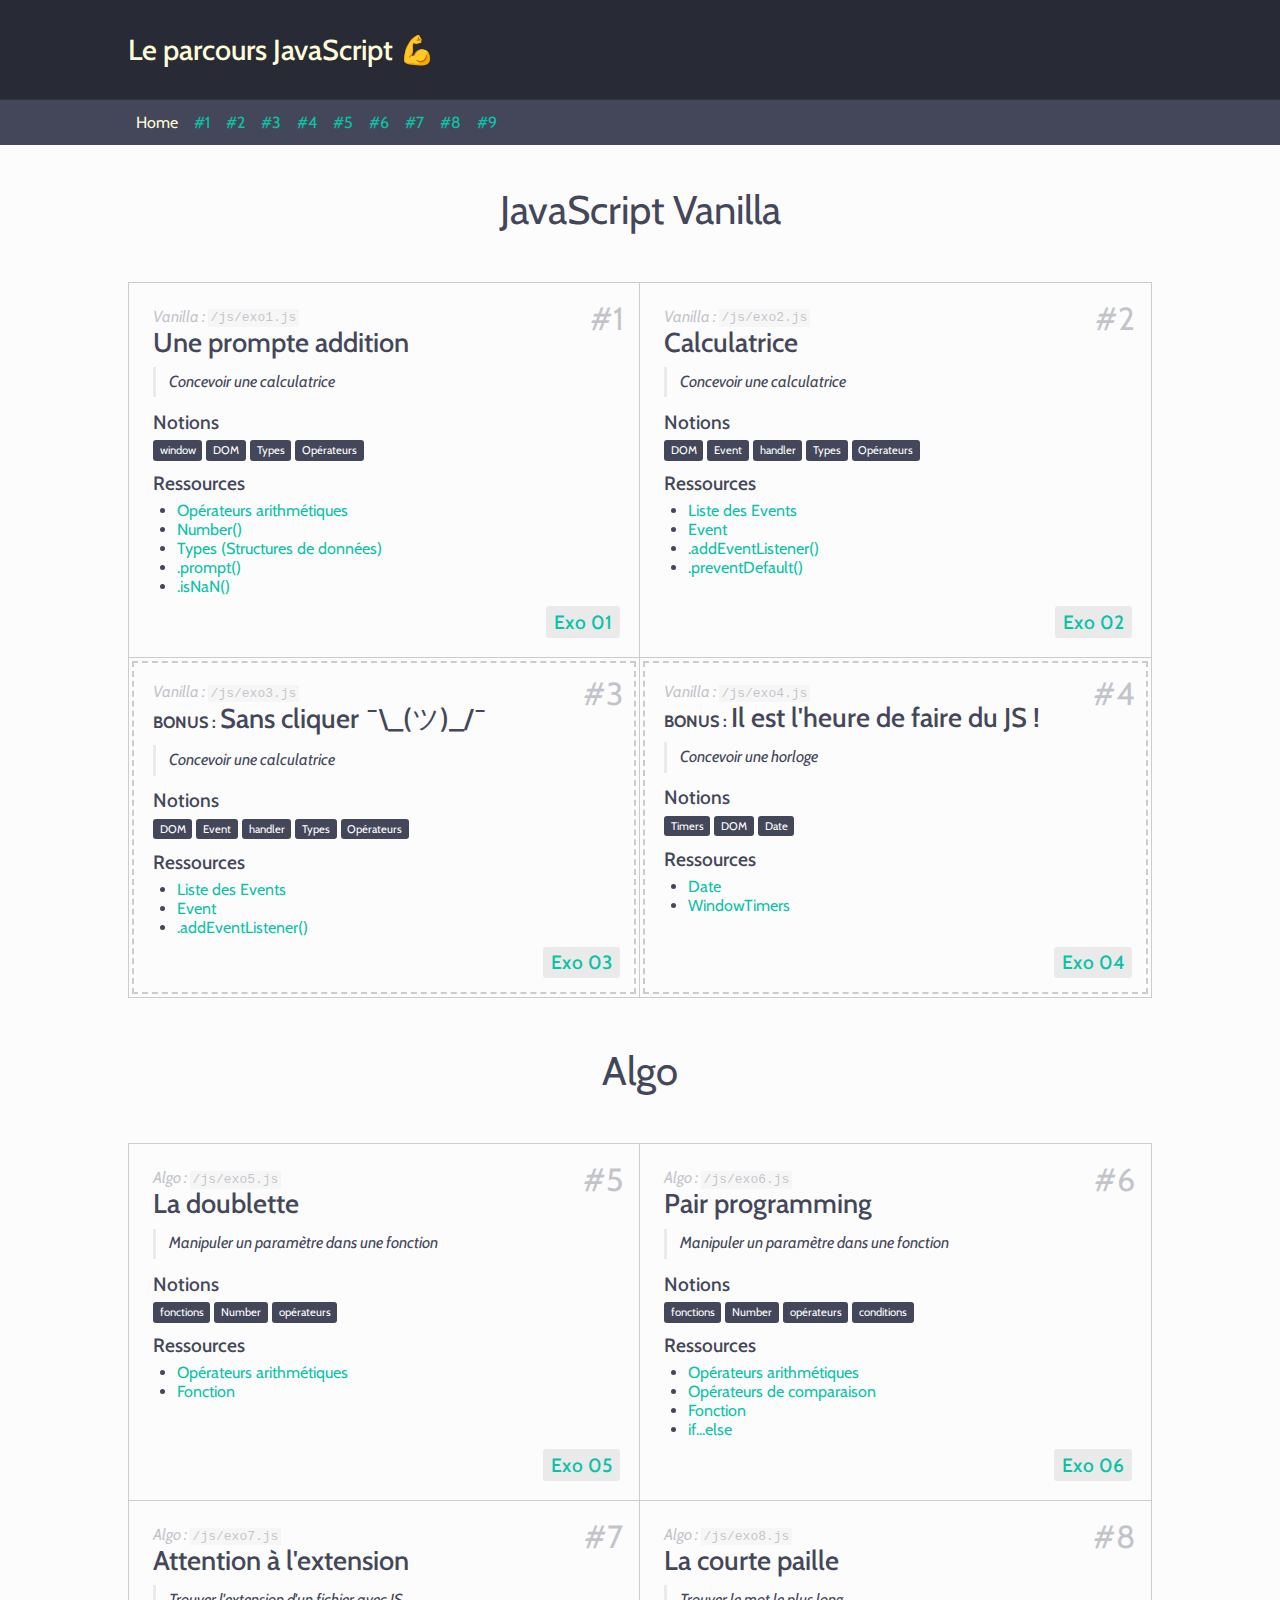
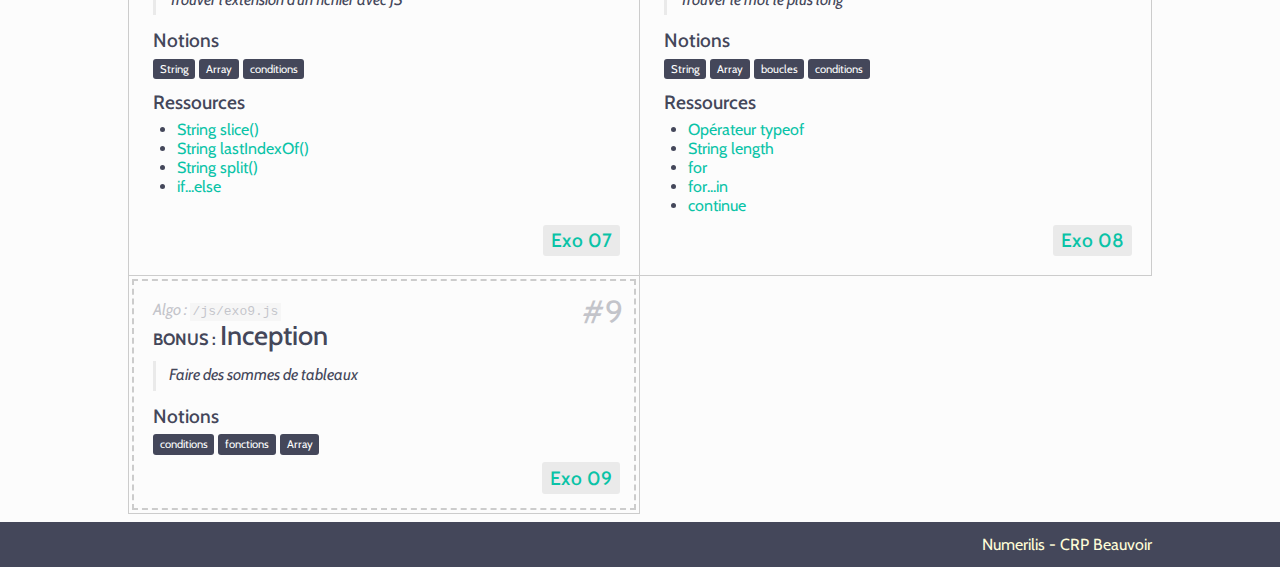
<file: html/index.html>
<!DOCTYPE html>
<html>

<head>
	<meta charset="utf-8">
	<title>Parcours</title>
	<link href="https://fonts.googleapis.com/css?family=Cabin:400,500,500i" rel="stylesheet" />
	<link rel="stylesheet" href="../css/base.min.css" />
</head>

<body>
	<header id="header">
		<h1 id="title">Le parcours JavaScript
			<i>💪</i>
			<span></span>
		</h1>
	</header>
	<nav id="nav"></nav>
	<main id="main">

		<div class="section-title">JavaScript Vanilla</div>
		<section class="section">
			<article class="exo">
				<div class="summary">
					<div class="category">Vanilla : <code>/js/exo1.js</code></div>
					<h2>Une prompte addition</h2>
					<p>Concevoir une calculatrice</p>
				</div>
				<div class="info">
					<h3>Notions</h3>
					<span class="tag">window</span>
					<span class="tag">DOM</span>
					<span class="tag">Types</span>
					<span class="tag">Opérateurs</span>
				</div>
				<div class="info">
					<h3>Ressources</h3>
					<ul>
						<li>
							<a target="_blank" href="https://developer.mozilla.org/fr/docs/Web/JavaScript/Reference/Op%C3%A9rateurs/Op%C3%A9rateurs_arithm%C3%A9tiques">Opérateurs arithmétiques</a>
						</li>
						<li>
							<a target="_blank" href="https://developer.mozilla.org/fr/docs/Web/JavaScript/Reference/Objets_globaux/Number">Number()</a>
						</li>
						<li>
							<a target="_blank" href="https://developer.mozilla.org/fr/docs/Web/JavaScript/Structures_de_donn%C3%A9es#Le_type_nombre">Types (Structures de données)</a>
						</li>
						<li>
							<a target="_blank" href="https://developer.mozilla.org/fr/docs/Web/API/Window/prompt">.prompt()</a>
						</li>
						<li>
							<a target="_blank" href="https://developer.mozilla.org/fr/docs/Web/JavaScript/Reference/Objets_globaux/isNaN">.isNaN()</a>
						</li>
					</ul>
				</div>
			</article>
			<article class="exo">
				<div class="summary">
					<div class="category">Vanilla : <code>/js/exo2.js</code></div>
					<h2>Calculatrice</h2>
					<p>Concevoir une calculatrice</p>
				</div>
				<div class="info">
					<h3>Notions</h3>
					<span class="tag">DOM</span>
					<span class="tag">Event</span>
					<span class="tag">handler</span>
					<span class="tag">Types</span>
					<span class="tag">Opérateurs</span>
				</div>
				<div class="info">
					<h3>Ressources</h3>
					<ul>
						<li>
							<a target="_blank" href="https://developer.mozilla.org/fr/docs/Web/Events">Liste des Events</a>
						</li>
						<li>
							<a target="_blank" href="https://developer.mozilla.org/fr/docs/Web/API/Event">Event</a>
						</li>
						<li>
							<a target="_blank" href="https://developer.mozilla.org/en-US/docs/Web/API/EventTarget/addEventListener">.addEventListener()</a>
						</li>
						<li>
							<a target="_blank" href="https://developer.mozilla.org/fr/docs/Web/API/Event/preventDefault">.preventDefault()</a>
						</li>
					</ul>
				</div>
			</article>
			<article class="exo bonus">
				<div class="summary">
					<div class="category">Vanilla : <code>/js/exo3.js</code></div>
					<h2>Sans cliquer ¯\_(ツ)_/¯</h2>
					<p>Concevoir une calculatrice</p>
				</div>
				<div class="info">
					<h3>Notions</h3>
					<span class="tag">DOM</span>
					<span class="tag">Event</span>
					<span class="tag">handler</span>
					<span class="tag">Types</span>
					<span class="tag">Opérateurs</span>
				</div>
				<div class="info">
					<h3>Ressources</h3>
					<ul>
						<li>
							<a target="_blank" href="https://developer.mozilla.org/fr/docs/Web/Events">Liste des Events</a>
						</li>
						<li>
							<a target="_blank" href="https://developer.mozilla.org/fr/docs/Web/API/Event">Event</a>
						</li>
						<li>
							<a target="_blank" href="https://developer.mozilla.org/en-US/docs/Web/API/EventTarget/addEventListener">.addEventListener()</a>
						</li>
					</ul>
				</div>
			</article>
			<article class="exo bonus">
				<div class="summary">
					<div class="category">Vanilla : <code>/js/exo4.js</code></div>
					<h2>Il est l'heure de faire du JS !</h2>
					<p>Concevoir une horloge</p>
				</div>
				<div class="info">
					<h3>Notions</h3>
					<span class="tag">Timers</span>
					<span class="tag">DOM</span>
					<span class="tag">Date</span>
				</div>
				<div class="info">
					<h3>Ressources</h3>
					<ul>
						<li>
							<a target="_blank" href="https://developer.mozilla.org/fr/docs/Web/JavaScript/Reference/Objets_globaux/Date">Date</a>
						</li>
						<li>
							<a target="_blank" href="https://developer.mozilla.org/fr/docs/Web/API/WindowTimers">WindowTimers</a>
						</li>
					</ul>
				</div>
			</article>

		</section>

		<div class="section-title">Algo</div>
		<section class="section">
			<article class="exo">
				<div class="summary">
					<div class="category">Algo : <code>/js/exo5.js</code></div>
					<h2>La doublette</h2>
					<p>Manipuler un paramètre dans une fonction</p>
				</div>
				<div class="info">
					<h3>Notions</h3>
					<span class="tag">fonctions</span>
					<span class="tag">Number</span>
					<span class="tag">opérateurs</span>
				</div>
				<div class="info">
					<h3>Ressources</h3>
					<ul>
						<li>
							<a target="_blank" href="https://developer.mozilla.org/fr/docs/Web/JavaScript/Reference/Op%C3%A9rateurs/Op%C3%A9rateurs_arithm%C3%A9tiques">Opérateurs arithmétiques</a>
						</li>
						<li>
							<a target="_blank" href="https://developer.mozilla.org/fr/docs/Glossaire/Fonction">Fonction</a>
						</li>
					</ul>
				</div>
			</article>
			<article class="exo">
				<div class="summary">
					<div class="category">Algo : <code>/js/exo6.js</code></div>
					<h2>Pair programming</h2>
					<p>Manipuler un paramètre dans une fonction</p>
				</div>
				<div class="info">
					<h3>Notions</h3>
					<span class="tag">fonctions</span>
					<span class="tag">Number</span>
					<span class="tag">opérateurs</span>
					<span class="tag">conditions</span>
				</div>
				<div class="info">
					<h3>Ressources</h3>
					<ul>
						<li>
							<a target="_blank" href="https://developer.mozilla.org/fr/docs/Web/JavaScript/Reference/Op%C3%A9rateurs/Op%C3%A9rateurs_arithm%C3%A9tiques">Opérateurs arithmétiques</a>
						</li>
						<li>
							<a target="_blank" href="https://developer.mozilla.org/fr/docs/Web/JavaScript/Reference/Op%C3%A9rateurs/Op%C3%A9rateurs_de_comparaison">Opérateurs de comparaison</a>
						</li>
						<li>
							<a target="_blank" href="https://developer.mozilla.org/fr/docs/Glossaire/Fonction">Fonction</a>
						</li>
						<li>
							<a target="_blank" href="https://developer.mozilla.org/fr/docs/Web/JavaScript/Reference/Instructions/if...else">if...else</a>
						</li>
					</ul>
				</div>
			</article>
			<article class="exo">
				<div class="summary">
					<div class="category">Algo : <code>/js/exo7.js</code></div>
					<h2>Attention à l'extension</h2>
					<p>Trouver l'extension d'un fichier avec JS</p>
				</div>
				<div class="info">
					<h3>Notions</h3>
					<span class="tag">String</span>
					<span class="tag">Array</span>
					<span class="tag">conditions</span>
				</div>
				<div class="info">
					<h3>Ressources</h3>
					<ul>
						<li>
							<a target="_blank" href="https://developer.mozilla.org/fr/docs/Web/JavaScript/Reference/Objets_globaux/String/slice">String slice()</a>
						</li>
						<li>
							<a target="_blank" href="https://developer.mozilla.org/fr/docs/Web/JavaScript/Reference/Objets_globaux/String/lastIndexOf">String lastIndexOf()</a>
						</li>
						<li>
							<a target="_blank" href="https://developer.mozilla.org/fr/docs/Web/JavaScript/Reference/Objets_globaux/String/split">String split()</a>
						</li>
						<li>
							<a target="_blank" href="https://developer.mozilla.org/fr/docs/Web/JavaScript/Reference/Instructions/if...else">if...else</a>
						</li>
					</ul>
				</div>
			</article>
			<article class="exo">
				<div class="summary">
					<div class="category">Algo : <code>/js/exo8.js</code></div>
					<h2>La courte paille</h2>
					<p>Trouver le mot le plus long</p>
				</div>
				<div class="info">
					<h3>Notions</h3>
					<span class="tag">String</span>
					<span class="tag">Array</span>
					<span class="tag">boucles</span>
					<span class="tag">conditions</span>

				</div>
				<div class="info">
					<h3>Ressources</h3>
					<ul>
						<li>
							<a target="_blank" href="https://developer.mozilla.org/fr/docs/Web/JavaScript/Reference/Op%C3%A9rateurs/L_op%C3%A9rateur_typeof">Opérateur typeof</a>
						</li>
						<li>
							<a target="_blank" href="https://developer.mozilla.org/fr/docs/Web/JavaScript/Reference/Objets_globaux/String/length">String length</a>
						</li>
						<li>
							<a target="_blank" href="https://developer.mozilla.org/fr/docs/Web/JavaScript/Reference/Instructions/for">for</a>
						</li>
						<li>
							<a target="_blank" href="https://developer.mozilla.org/fr/docs/Web/JavaScript/Reference/Instructions/for...in">for...in</a>
						</li>
						<li>
							<a target="_blank" href="https://developer.mozilla.org/fr/docs/Web/JavaScript/Reference/Instructions/continue">continue</a>
						</li>
					</ul>
				</div>
			</article>
			<article class="exo bonus">
				<div class="summary">
					<div class="category">Algo : <code>/js/exo9.js</code></div>
					<h2>Inception</h2>
					<p>Faire des sommes de tableaux</p>
				</div>
				<div class="info">
					<h3>Notions</h3>
					<span class="tag">conditions</span>
					<span class="tag">fonctions</span>
					<span class="tag">Array</span>
				</div>
			</article>
		</section>

	</main>
	<footer id="footer">
		<p>
			
		</p>
		<p>Numerilis - CRP Beauvoir</p>
	</footer>
	<script src="../js/jquery.min.js"></script>
	<script src="../js/app.js"></script>
</body>

</html>
</file>
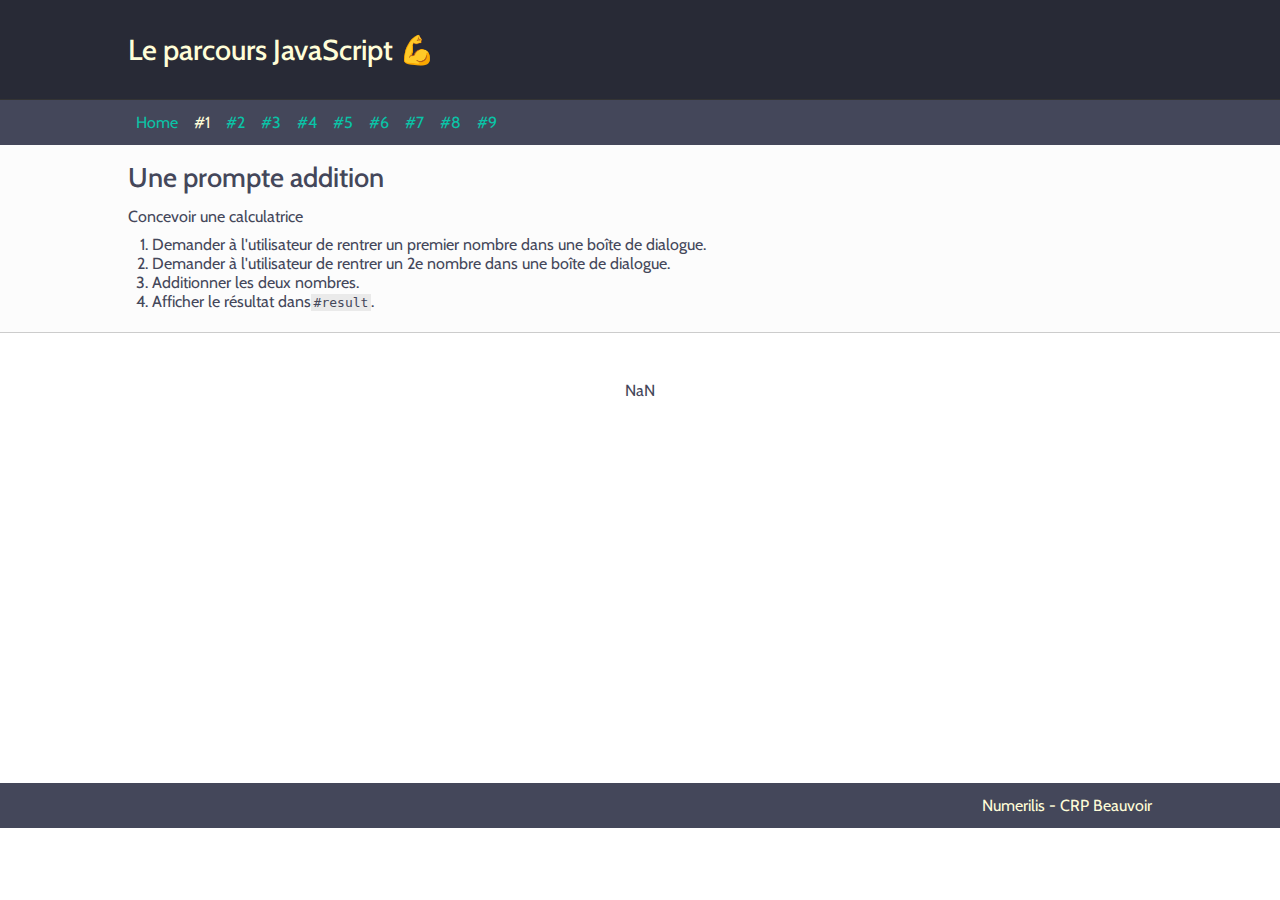
<file: html/exo1.html>
<!DOCTYPE html>
<html>

<head>
	<meta charset="utf-8">
	<title>Parcours - Exo 1</title>
	<link href="https://fonts.googleapis.com/css?family=Cabin:400,500,500i" rel="stylesheet" />
	<link rel="stylesheet" href="../css/base.min.css" />
</head>

<body>
	<header id="header">
		<h1 id="title">Le parcours JavaScript
			<i>💪</i>
			<span></span>
		</h1>
	</header>
	<nav id="nav"></nav>
	<main id="main">
		<div id="epreuve">
			<div class="summary">
				<h2>Une prompte addition</h2>
				<p>Concevoir une calculatrice</p>
				<ol>
					<li>Demander à l'utilisateur de rentrer un premier nombre dans une boîte de dialogue.</li>
					<li>Demander à l'utilisateur de rentrer un 2e nombre dans une boîte de dialogue.</li>
					<li>Additionner les deux nombres.</li>
					<li>Afficher le résultat dans<code>#result</code>.</li>
				</ol>
			</div>
		</div>
		<section id="test">


			<div id="result"></div>


		</section>

	</main>

	<footer id="footer">
		<p></p>
		<p>Numerilis - CRP Beauvoir</p>
	</footer>

	<script src="../js/jquery.min.js"></script>
	<script src="../js/app.js"></script>
	<script src="../js/exo1.js"></script>
</body>

</html>
</file>
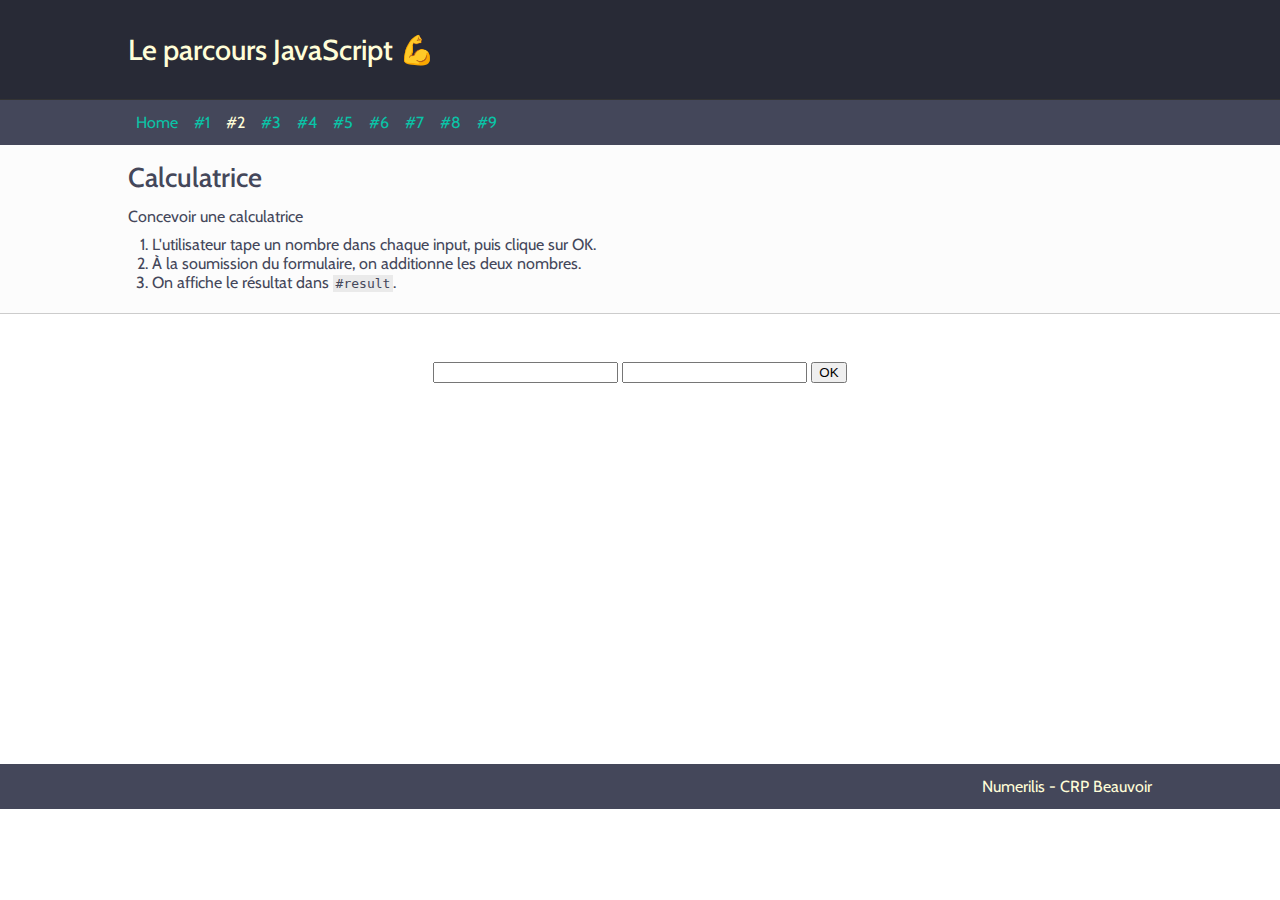
<file: html/exo2.html>
<!DOCTYPE html>
<html>

<head>
	<meta charset="utf-8">
	<title>Parcours - Exo 2</title>
	<link href="https://fonts.googleapis.com/css?family=Cabin:400,500,500i" rel="stylesheet" />
	<link rel="stylesheet" href="../css/base.min.css" />
</head>

<body>
	<header id="header">
		<h1 id="title">Le parcours JavaScript
			<i>💪</i>
			<span></span>
		</h1>
	</header>
	<nav id="nav"></nav>
	<main id="main">
		<div id="epreuve">
			<div class="summary">
				<h2>Calculatrice</h2>
				<p>Concevoir une calculatrice</p>
				<ol>
					<li>L'utilisateur tape un nombre dans chaque input, puis clique sur OK.</li>
					<li>À la soumission du formulaire, on additionne les deux nombres.</li>
   			  <li>On affiche le résultat dans <code>#result</code>.</li>
				</ol>
			</div>
		</div>
		<section id="test">


			<form id="container">
				<input type="text" id="input1" />
				<input type="text" id="input2" />
				<button>OK</button>
				<div id="result"></div>
			</form>


		</section>

	</main>

	<footer id="footer">
		<p></p>
		<p>Numerilis - CRP Beauvoir</p>
	</footer>

	<script src="../js/jquery.min.js"></script>
	<script src="../js/app.js"></script>
	<script src="../js/exo2.js"></script>
</body>

</html>
</file>
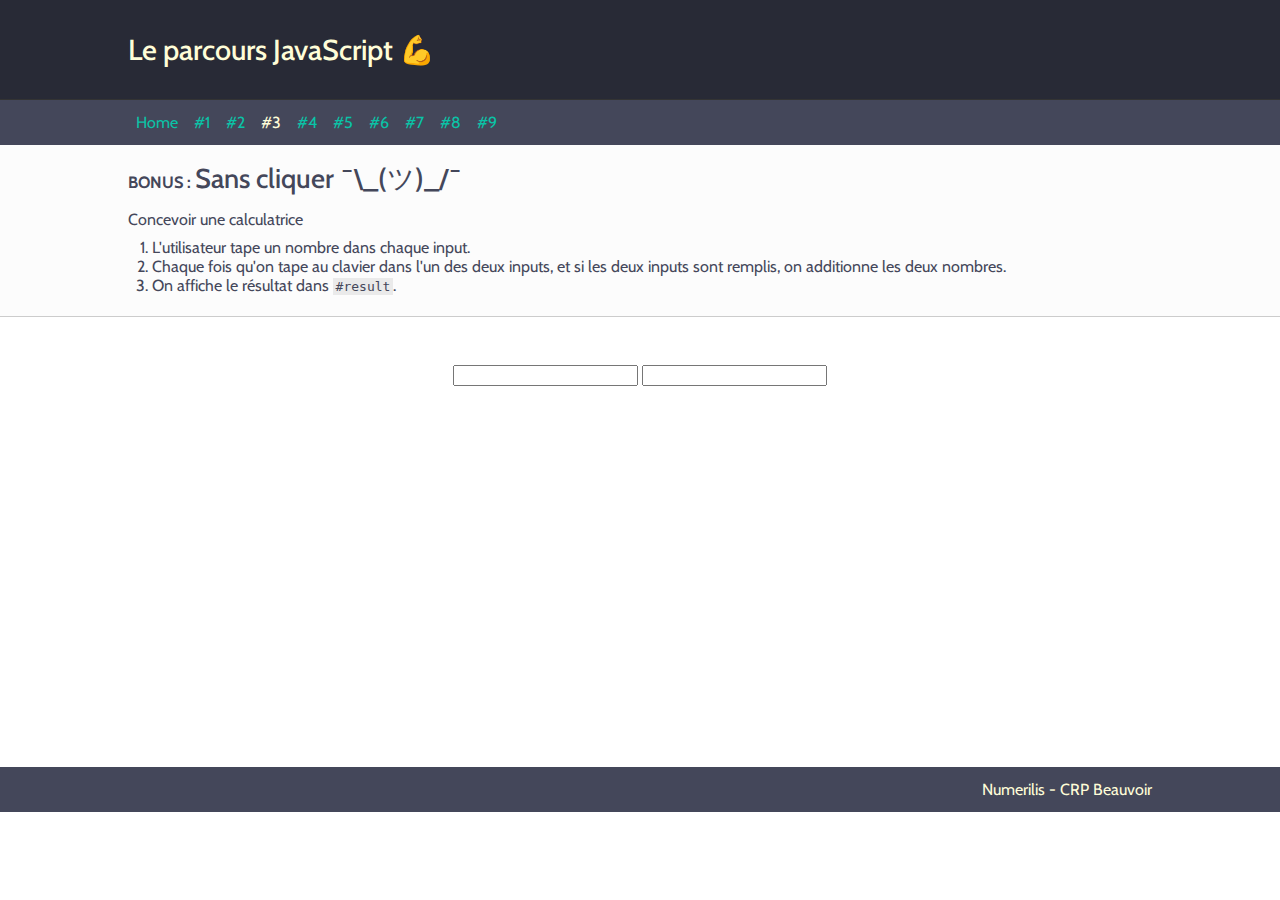
<file: html/exo3.html>
<!DOCTYPE html>
<html>

<head>
	<meta charset="utf-8">
	<title>Parcours - Exo 3</title>
	<link href="https://fonts.googleapis.com/css?family=Cabin:400,500,500i" rel="stylesheet" />
	<link rel="stylesheet" href="../css/base.min.css" />
</head>

<body>
	<header id="header">
		<h1 id="title">Le parcours JavaScript
			<i>💪</i>
			<span></span>
		</h1>
	</header>
	<nav id="nav"></nav>
	<main id="main">
		<div id="epreuve" class="bonus">
			<div class="summary">
				<h2>Sans cliquer ¯\_(ツ)_/¯</h2>
				<p>Concevoir une calculatrice</p>
				<ol>
					<li>L'utilisateur tape un nombre dans chaque input.</li>
					<li>Chaque fois qu'on tape au clavier dans l'un des deux inputs, et si les deux inputs sont remplis, on additionne les deux nombres.</li>
   			  <li>On affiche le résultat dans <code>#result</code>.</li>
				</ol>
			</div>
		</div>
		<section id="test">


			<form id="container">
				<input type="text" id="input1" />
				<input type="text" id="input2" />
				<div id="result"></div>
			</form>


		</section>

	</main>

	<footer id="footer">
		<p></p>
		<p>Numerilis - CRP Beauvoir</p>
	</footer>

	<script src="../js/jquery.min.js"></script>
	<script src="../js/app.js"></script>
	<script src="../js/exo3.js"></script>
</body>

</html>
</file>
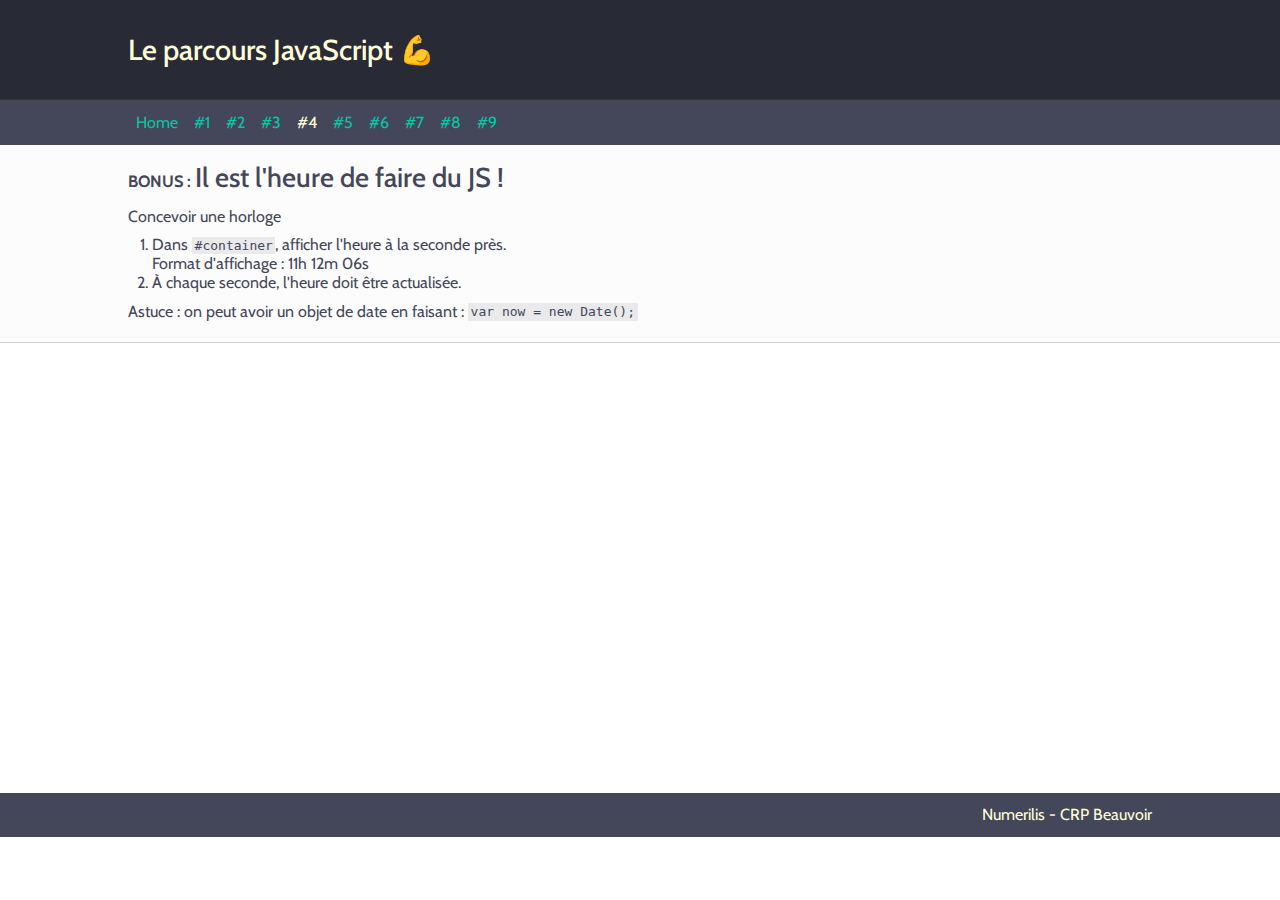
<file: html/exo4.html>
<!DOCTYPE html>
<html>

<head>
	<meta charset="utf-8">
	<title>Parcours - Exo 4</title>
	<link href="https://fonts.googleapis.com/css?family=Cabin:400,500,500i" rel="stylesheet" />
	<link rel="stylesheet" href="../css/base.min.css" />
</head>

<body>
	<header id="header">
		<h1 id="title">Le parcours JavaScript
			<i>💪</i>
			<span></span>
		</h1>
	</header>
	<nav id="nav"></nav>
	<main id="main">
		<div id="epreuve" class="bonus">
			<div class="summary">
				<h2>Il est l'heure de faire du JS !</h2>
				<p>Concevoir une horloge</p>
				<ol>
					<li>Dans <code>#container</code>, afficher l'heure à la seconde près.<br />
					Format d'affichage : 11h 12m 06s</li>
					<li>À chaque seconde, l'heure doit être actualisée.</li>
				</ol>
				<p>Astuce : on peut avoir un objet de date en faisant : <code>var now = new Date();</code></p>
			</div>
		</div>
		<section id="test">


			<div id="container"></div>


		</section>

	</main>

	<footer id="footer">
		<p></p>
		<p>Numerilis - CRP Beauvoir</p>
	</footer>

	<script src="../js/jquery.min.js"></script>
	<script src="../js/app.js"></script>
	<script src="../js/exo4.js"></script>
</body>

</html>
</file>
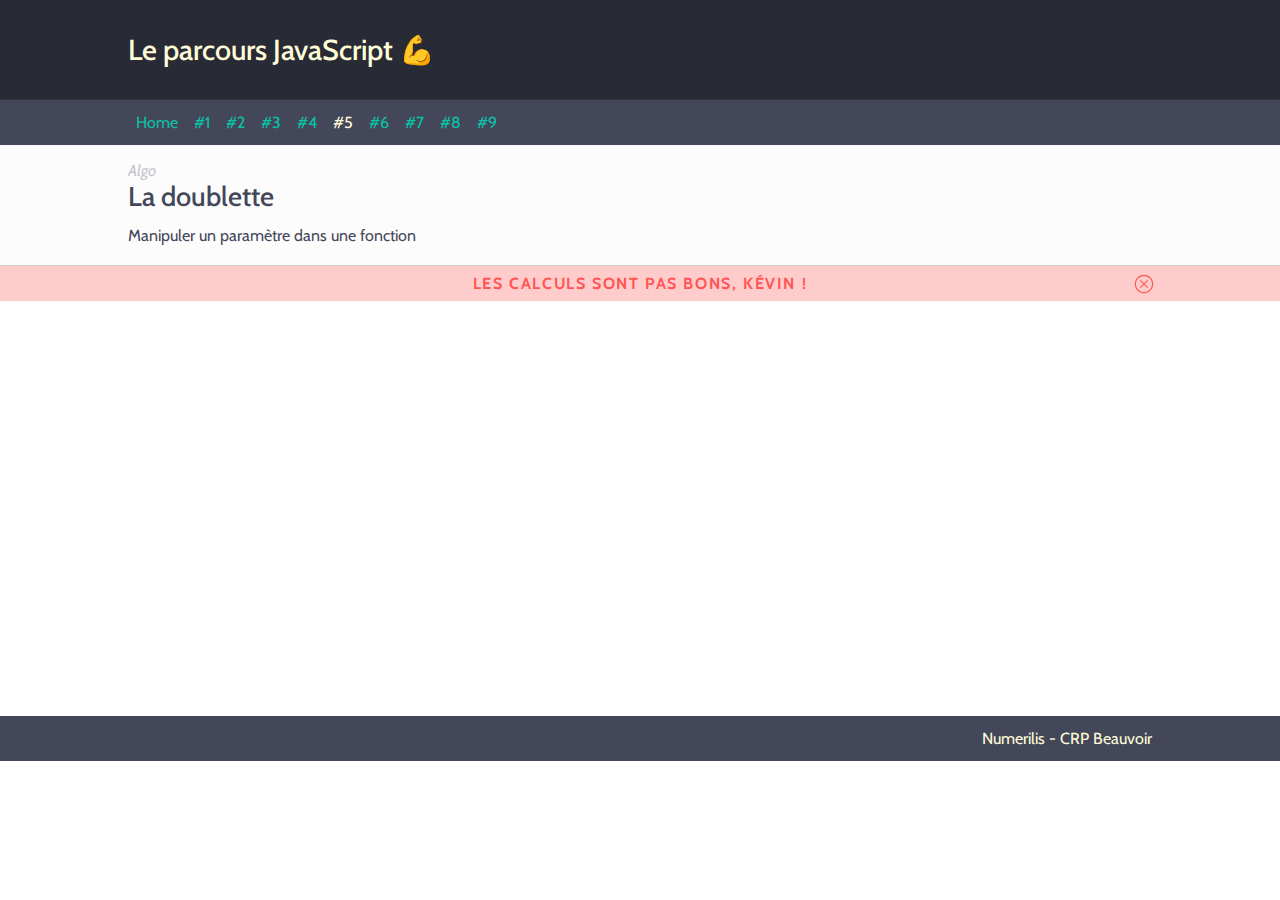
<file: html/exo5.html>
<!DOCTYPE html>
<html>

<head>
	<meta charset="utf-8">
	<title>Parcours - Exo 5</title>
	<link href="https://fonts.googleapis.com/css?family=Cabin:400,500,500i" rel="stylesheet" />
	<link rel="stylesheet" href="../css/base.min.css" />
</head>

<body>
	<header id="header">
		<h1 id="title">Le parcours JavaScript
			<i>💪</i>
			<span></span>
		</h1>
	</header>
	<nav id="nav"></nav>
	<main id="main">
		<div id="epreuve">
			<div class="summary">
				<div class="category">Algo</div>
				<h2>La doublette</h2>
				<p>Manipuler un paramètre dans une fonction</p>
			</div>
		</div>
		<section id="test"></section>

	</main>

	<footer id="footer">
		<p></p>
		<p>Numerilis - CRP Beauvoir</p>
	</footer>

	<script src="../js/jquery.min.js"></script>
	<script src="../js/app.js"></script>
	<script src="../js/exo5.js"></script>
</body>

</html>
</file>
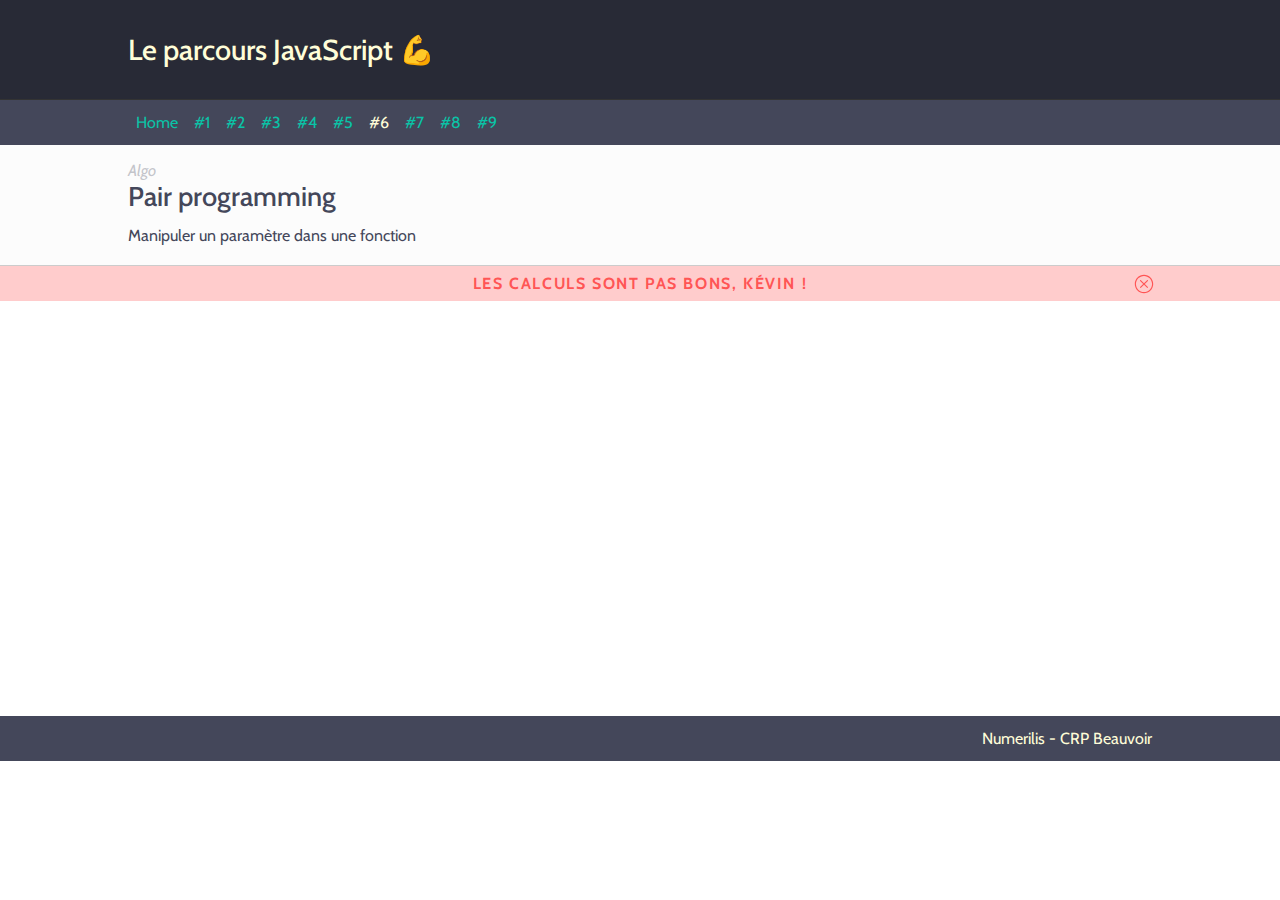
<file: html/exo6.html>
<!DOCTYPE html>
<html>

<head>
	<meta charset="utf-8">
	<title>Parcours - Exo 6</title>
	<link href="https://fonts.googleapis.com/css?family=Cabin:400,500,500i" rel="stylesheet" />
	<link rel="stylesheet" href="../css/base.min.css" />
</head>

<body>
	<header id="header">
		<h1 id="title">Le parcours JavaScript
			<i>💪</i>
			<span></span>
		</h1>
	</header>
	<nav id="nav"></nav>
	<main id="main">
		<div id="epreuve">
			<div class="summary">
				<div class="category">Algo</div>
				<h2>Pair programming</h2>
				<p>Manipuler un paramètre dans une fonction</p>
			</div>
		</div>
		<section id="test"></section>

	</main>

	<footer id="footer">
		<p></p>
		<p>Numerilis - CRP Beauvoir</p>
	</footer>

	<script src="../js/jquery.min.js"></script>
	<script src="../js/app.js"></script>
	<script src="../js/exo6.js"></script>
</body>

</html>
</file>
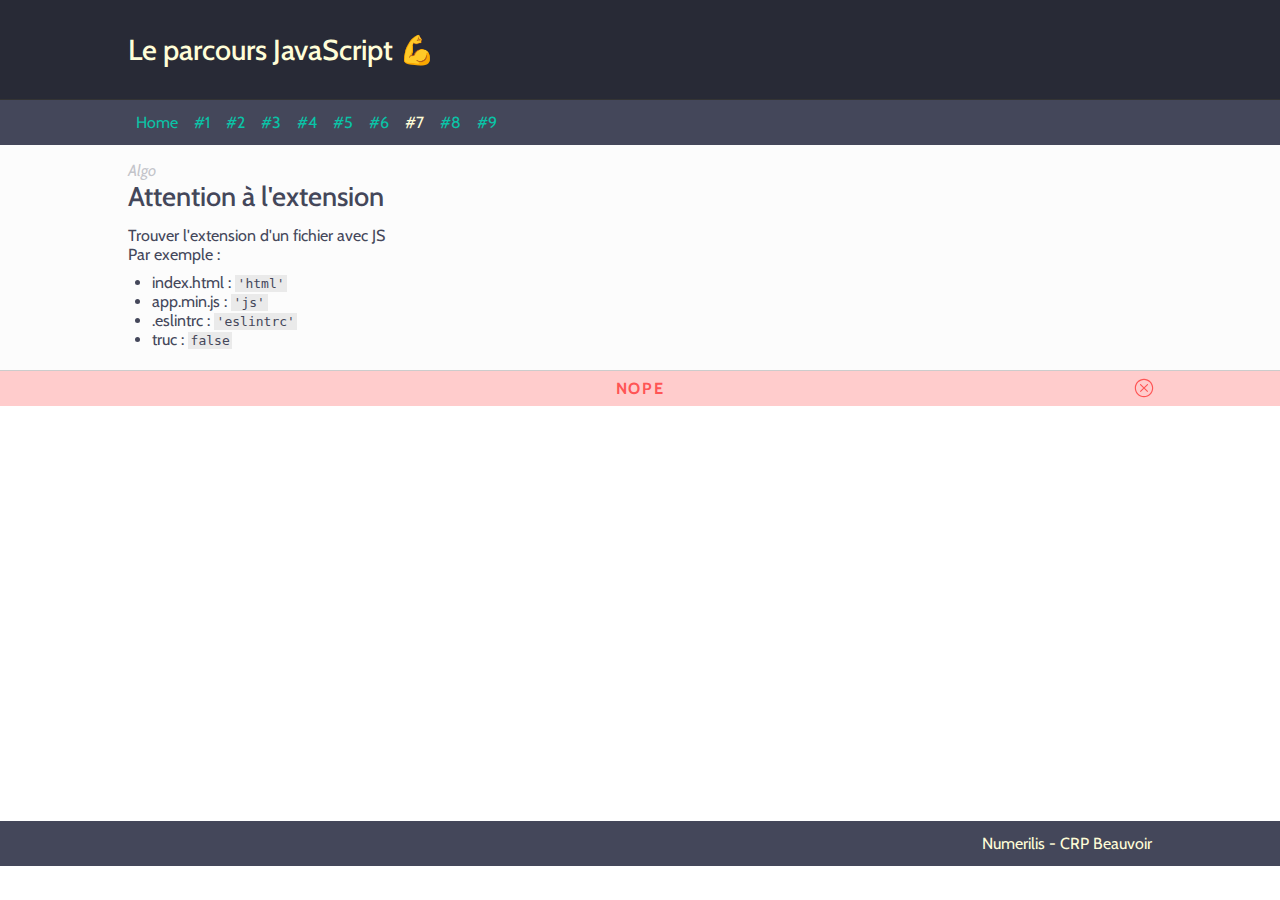
<file: html/exo7.html>
<!DOCTYPE html>
<html>

<head>
	<meta charset="utf-8">
	<title>Parcours - Exo 7</title>
	<link href="https://fonts.googleapis.com/css?family=Cabin:400,500,500i" rel="stylesheet" />
	<link rel="stylesheet" href="../css/base.min.css" />
</head>

<body>
	<header id="header">
		<h1 id="title">Le parcours JavaScript
			<i>💪</i>
			<span></span>
		</h1>
	</header>
	<nav id="nav"></nav>
	<main id="main">
		<div id="epreuve">
			<div class="summary">
				<div class="category">Algo</div>
				<h2>Attention à l'extension</h2>
				<p>Trouver l'extension d'un fichier avec JS<br />
				Par exemple :</p>
				<ul>
					<li>index.html : <code>'html'</code></li>
					<li>app.min.js : <code>'js'</code></li>
					<li>.eslintrc : <code>'eslintrc'</code></li>
					<li>truc : <code>false</code></li>
				</ul>
			</div>
		</div>
		<section id="test"></section>

	</main>

	<footer id="footer">
		<p></p>
		<p>Numerilis - CRP Beauvoir</p>
	</footer>

	<script src="../js/jquery.min.js"></script>
	<script src="../js/app.js"></script>
	<script src="../js/exo7.js"></script>
</body>

</html>
</file>
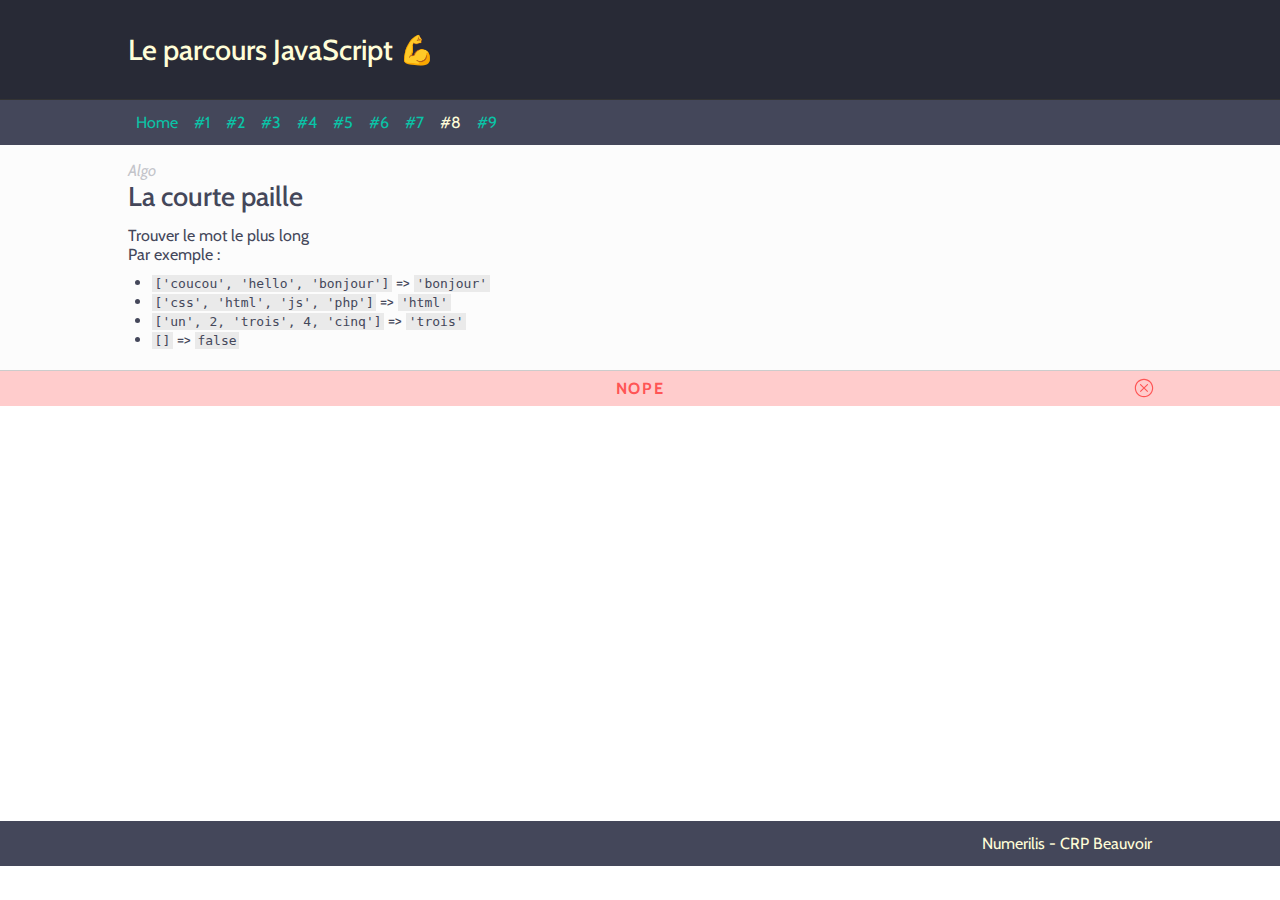
<file: html/exo8.html>
<!DOCTYPE html>
<html>

<head>
	<meta charset="utf-8">
	<title>Parcours - Exo 8</title>
	<link href="https://fonts.googleapis.com/css?family=Cabin:400,500,500i" rel="stylesheet" />
	<link rel="stylesheet" href="../css/base.min.css" />
</head>

<body>
	<header id="header">
		<h1 id="title">Le parcours JavaScript
			<i>💪</i>
			<span></span>
		</h1>
	</header>
	<nav id="nav"></nav>
	<main id="main">
		<div id="epreuve">
			<div class="summary">
				<div class="category">Algo</div>
				<h2>La courte paille</h2>
				<p>Trouver le mot le plus long<br />
				Par exemple :</p>
				<ul>
					<li><code>['coucou', 'hello', 'bonjour']</code> => <code>'bonjour'</code></li>
					<li><code>['css', 'html', 'js', 'php']</code> => <code>'html'</code></li>
					<li><code>['un', 2, 'trois', 4, 'cinq']</code> => <code>'trois'</code></li>
					<li><code>[]</code> => <code>false</code></li>
				</ul>
			</div>
		</div>
		<section id="test"></section>

	</main>

	<footer id="footer">
		<p></p>
		<p>Numerilis - CRP Beauvoir</p>
	</footer>

	<script src="../js/jquery.min.js"></script>
	<script src="../js/app.js"></script>
	<script src="../js/exo8.js"></script>
</body>

</html>
</file>
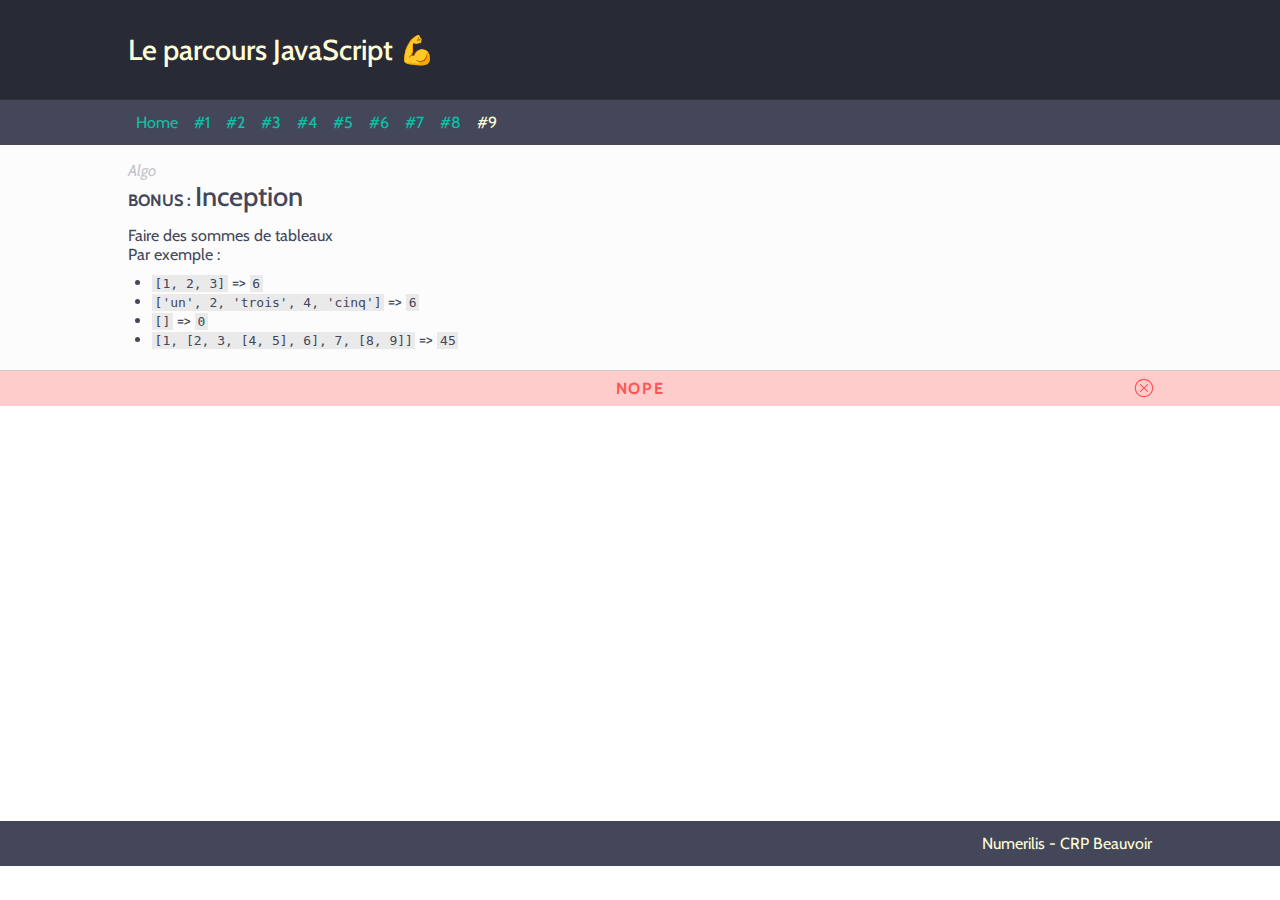
<file: html/exo9.html>
<!DOCTYPE html>
<html>

<head>
	<meta charset="utf-8">
	<title>Parcours - Exo 9</title>
	<link href="https://fonts.googleapis.com/css?family=Cabin:400,500,500i" rel="stylesheet" />
	<link rel="stylesheet" href="../css/base.min.css" />
</head>

<body>
	<header id="header">
		<h1 id="title">Le parcours JavaScript
			<i>💪</i>
			<span></span>
		</h1>
	</header>
	<nav id="nav"></nav>
	<main id="main">
		<div id="epreuve" class="bonus">
			<div class="summary">
				<div class="category">Algo</div>
				<h2>Inception</h2>
				<p>Faire des sommes de tableaux<br />
				Par exemple :</p>
				<ul>
					<li><code>[1, 2, 3]</code> => <code>6</code></li>
					<li><code>['un', 2, 'trois', 4, 'cinq']</code> => <code>6</code></li>
					<li><code>[]</code> => <code>0</code></li>
					<li><code>[1, [2, 3, [4, 5], 6], 7, [8, 9]]</code> => <code>45</code></li>
				</ul>
			</div>
		</div>
		<section id="test"></section>

	</main>

	<footer id="footer">
		<p></p>
		<p>Numerilis - CRP Beauvoir</p>
	</footer>

	<script src="../js/jquery.min.js"></script>
	<script src="../js/app.js"></script>
	<script src="../js/exo9.js"></script>
</body>

</html>
</file>
<file: css/base.min.css>
blockquote,body,dd,dl,dt,fieldset,figure,h1,h2,h3,h4,h5,h6,hr,html,iframe,legend,li,ol,p,pre,textarea,ul{margin:0;padding:0}h1,h2,h3,h4,h5,h6{font-size:100%;font-weight:400}ul{list-style:none}button,input,select,textarea{margin:0}html{box-sizing:border-box}*,::after,::before{box-sizing:inherit}audio,img,video{height:auto;max-width:100%}iframe{border:0}table{border-collapse:collapse;border-spacing:0}td,th{padding:0;text-align:left}#header,#test,.section-title{text-align:center}body{font-family:Cabin,sans-serif;font-weight:300;counter-reset:exo}h1,h2,h3{font-weight:500}h1{font-size:2em}h2{font-size:1.7em}#content,#epreuve,#footer,#header,#nav{padding:.8em 10%;background:url([data-uri])}#test.error-sparkle::before,#test.error::before,#test.success-sparkle::before,#test.success::before{position:absolute;text-align:center;text-transform:uppercase;width:100%;padding:.5em;font-weight:700;top:0;letter-spacing:.1em;left:0}#test,.exo{position:relative}#test.success::before{content:'Yeah';color:#2deb5d;background:url([data-uri]) 90% center no-repeat #e1fee9}#test.error::before{content:'Nope';color:#f55;background:url([data-uri]) 90% center no-repeat #fcc}#nav,.tag{background:#44475a}#test{padding:3em 10% 2em;background:#fff;min-height:50vh}#header{display:flex;justify-content:space-between;border-bottom:1px solid #333;color:#fffdd8;background-color:#282a36;padding:2em 10%}.hidden{display:none}#header h1{font-size:1.8em;font-weight:500}.tag{color:#fff;border-radius:3px;font-size:.7em;padding:.3em .6em}#header h1 i{font-style:normal}#header h1 span{color:#0ac3a7;font-style:italic}#header h2{font-size:1.7em;font-style:italic}#nav{overflow:auto}#nav a{margin:0 .5em}#nav a.active{color:#fffdd8}a{text-decoration:none;color:#0ac3a7}a:hover{color:#089b85}.exo{width:100%;padding:1.5em 1.5em 3em;overflow:hidden;border:1px solid #ccc;border-top:0;z-index:0}.bonus .summary h2::before{content:'BONUS : ';font-size:.6em;font-weight:700}.info a::after{color:#0ac3a7;text-transform:uppercase;font-weight:700;font-size:.6em;display:inline-block;margin-left:.5em}#epreuve,#footer,.section{display:flex}.lien-mdn::after{content:'MDN'}.lien-jquery::after{content:'jQuery'}.exo.bonus{background:0 0}.exo.bonus::before{content:'';position:absolute;top:3px;z-index:-1;bottom:3px;right:3px;left:3px;border:2px dashed #ccc}.exo::after{position:absolute;right:.5em;top:.5em;opacity:.3;font-size:2em;counter-increment:exo;content:'#' counter(exo)}.info h3,.lien-epreuve{font-size:1.2em;font-weight:500}.exo:hover{background-color:#fff}.exo:first-child{border-top:1px solid #ccc}.lien-epreuve{letter-spacing:.03em;border-radius:3px;float:right;color:#0ac3a7;padding:.2em .4em;background-color:#eaeaea;position:absolute;right:1em;bottom:1em}.lien-epreuve:hover{background-color:#b5e3dc}.summary code,.summary pre{font-family:monospace;background-color:#eaeaea}#epreuve{justify-content:space-between;padding:1em 10%;border-bottom:1px solid #ccc}.exo .info,.exo .summary{margin-bottom:.8em}.info h3,.summary h1,.summary h2{margin-bottom:.3em}.success .summary{position:relative}.summary .category{font-style:italic;opacity:.3}.summary p{padding:.3em 0}.exo .summary p{padding:.3em 0 .3em .8em;border-left:3px solid #eaeaea;font-style:italic;line-height:1.3}.summary code{font-style:normal;padding:.1em .2em}.summary pre{overflow:auto;padding:.6em}.summary ol,.summary ul{padding:.3em 0 .3em 1.5em}.summary ul{list-style:disc}.summary ol{list-style:decimal}.info ul{list-style:disc;padding-left:1.5em}#main{padding:2em inherit;color:#44475a;background-color:#fcfcfc;overflow:hidden}.section-title{margin:1em 0;font-size:2.5em}.section{padding:.5em 0;margin:auto;width:80%;flex-wrap:wrap;justify-content:space-between}@media (min-width:800px){.exo{width:50%}.exo:nth-child(2n){border-left:0}.exo:nth-child(2){border-top:1px solid #ccc}}#footer{background-color:#44475a;justify-content:space-between;color:#fffdd8}#test.success-sparkle::before{content:'Tu mets des paillettes dans ma vie, Kévin !';color:#2deb5d;background:url([data-uri]) 90% center no-repeat #e1fee9}#test.error-sparkle::before{content:'Les calculs sont pas bons, Kévin !';color:#f55;background:url([data-uri]) 90% center no-repeat #fcc}
</file>
